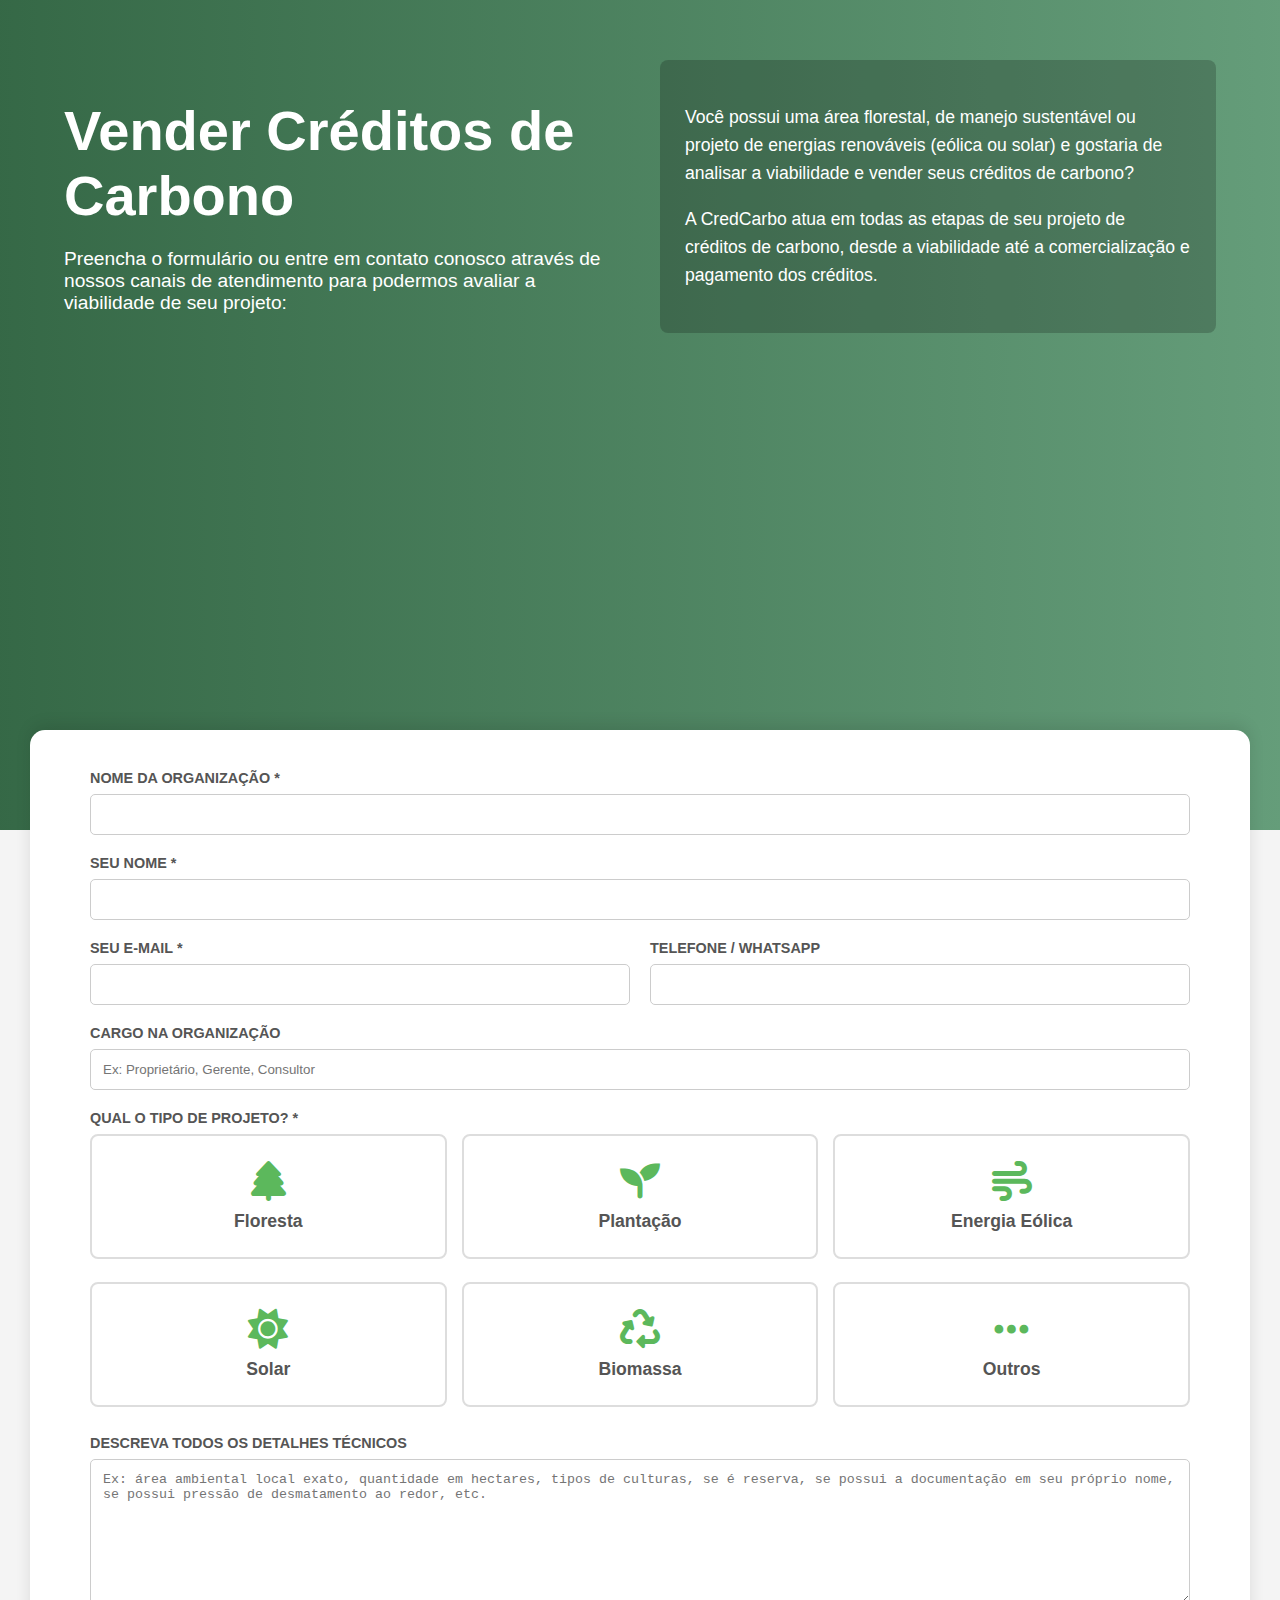
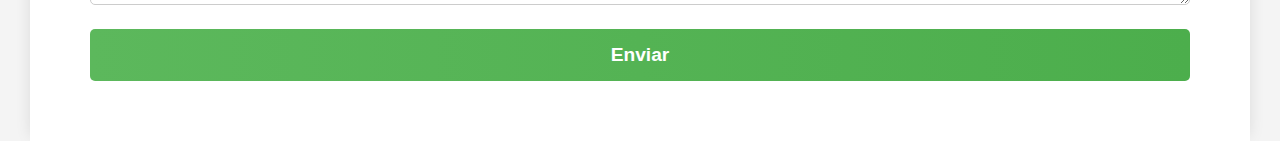
<file: index.html>
<!DOCTYPE html>
<html lang="pt-br">
<head>
    <meta charset="UTF-8">
    <meta name="viewport" content="width=device-width, initial-scale=1.0">
    <title>Vender Créditos de Carbono</title>
    <link rel="stylesheet" href="style.css">
    <link rel="stylesheet" href="https://cdnjs.cloudflare.com/ajax/libs/font-awesome/6.0.0-beta3/css/all.min.css">
</head>
<body>

    <main class="hero-section">
        <div class="hero-content">
            <div class="hero-text-left">
                <h1>Vender Créditos de Carbono</h1>
                <p>Preencha o formulário ou entre em contato conosco através de nossos canais de atendimento para podermos avaliar a viabilidade de seu projeto:</p>
            </div>
            <div class="hero-text-right">
                <p>Você possui uma área florestal, de manejo sustentável ou projeto de energias renováveis (eólica ou solar) e gostaria de analisar a viabilidade e vender seus créditos de carbono?</p>
                <p>A CredCarbo atua em todas as etapas de seu projeto de créditos de carbono, desde a viabilidade até a comercialização e pagamento dos créditos.</p>
            </div>
        </div>
        
        <div class="scroll-down-arrow">
            <i class="fas fa-arrow-down"></i>
        </div>
    </main>

    <section class="form-container">
        <form action="#" method="POST">
            
            <div class="form-group">
                <label for="organizacao">NOME DA ORGANIZAÇÃO *</label>
                <input type="text" id="organizacao" name="organizacao" required>
            </div>

            <div class="form-group">
                <label for="nome">SEU NOME *</label>
                <input type="text" id="nome" name="nome" required>
            </div>

            <div class="form-row">
                <div class="form-group">
                    <label for="email">SEU E-MAIL *</label>
                    <input type="email" id="email" name="email" required>
                </div>
                <div class="form-group">
                    <label for="telefone">TELEFONE / WHATSAPP</label>
                    <input type="text" id="telefone" name="telefone">
                </div>
            </div>

            <div class="form-group">
                <label for="cargo">CARGO NA ORGANIZAÇÃO</label>
                <input type="text" id="cargo" name="cargo" placeholder="Ex: Proprietário, Gerente, Consultor">
            </div>

            <div class="form-group">
                <label>QUAL O TIPO DE PROJETO? *</label>
                <div class="project-cards-container">

                    <label class="project-card">
                        <input type="checkbox" name="projeto" value="floresta">
                        <div class="card-content">
                            <i class="fas fa-tree"></i> <span>Floresta</span>
                        </div>
                    </label>
            
                    <label class="project-card">
                        <input type="checkbox" name="projeto" value="plantacao">
                        <div class="card-content">
                            <i class="fas fa-seedling"></i> <span>Plantação</span>
                        </div>
                    </label>

                    <label class="project-card">
                        <input type="checkbox" name="projeto" value="eolica">
                        <div class="card-content">
                            <i class="fas fa-wind"></i> <span>Energia Eólica</span>
                        </div>
                    </label>
            
                    <label class="project-card">
                        <input type="checkbox" name="projeto" value="solar">
                        <div class="card-content">
                            <i class="fas fa-sun"></i> <span>Solar</span>
                        </div>
                    </label>

                    <label class="project-card">
                        <input type="checkbox" name="projeto" value="biomassa">
                        <div class="card-content">
                            <i class="fas fa-recycle"></i> <span>Biomassa</span>
                        </div>
                    </label>
            
                    <label class="project-card">
                        <input type="checkbox" name="projeto" value="outros">
                        <div class="card-content">
                            <i class="fas fa-ellipsis-h"></i> <span>Outros</span>
                        </div>
                    </label>
            
                </div>
            </div>

            <div class="form-group">
                <label for="detalhes">DESCREVA TODOS OS DETALHES TÉCNICOS</label>
                <textarea id="detalhes" name="detalhes" rows="8" placeholder="Ex: área ambiental local exato, quantidade em hectares, tipos de culturas, se é reserva, se possui a documentação em seu próprio nome, se possui pressão de desmatamento ao redor, etc."></textarea>
            </div>

            <div class="form-group">
                <button type="submit" class="btn-submit">Enviar</button>
            </div>

        </form>
    </section>

</body>
</html>
</file>
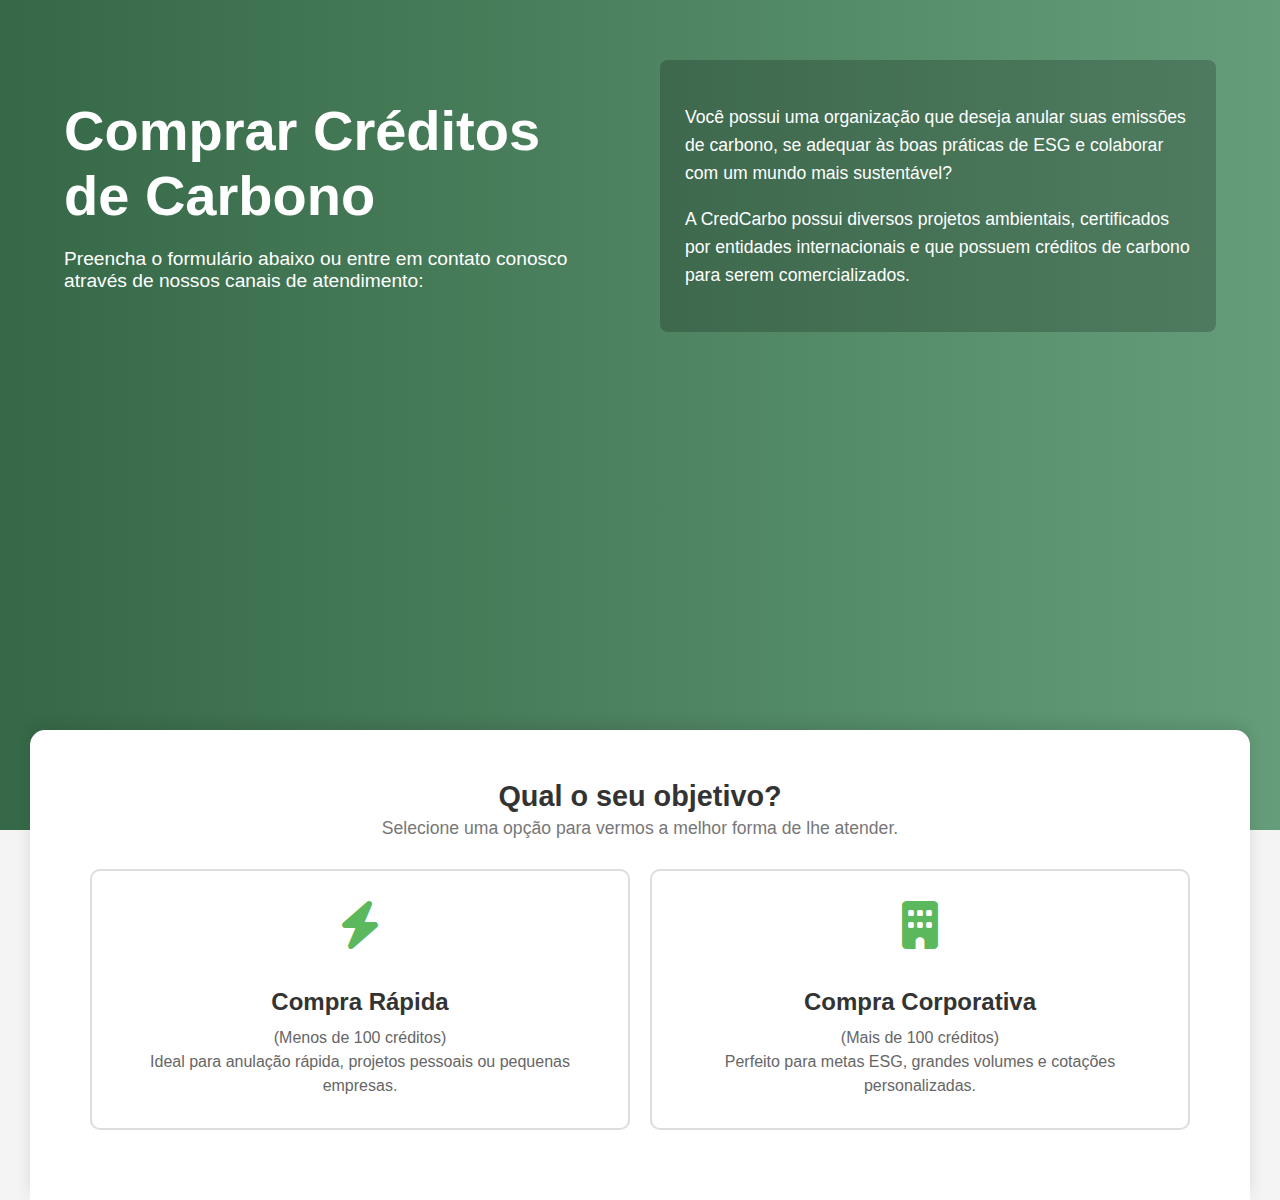
<file: compra.html>
<!DOCTYPE html>
<html lang="pt-br">
<head>
    <meta charset="UTF-8">
    <meta name="viewport" content="width=device-width, initial-scale=1.0">
    <title>Comprar Créditos de Carbono</title>
    <link rel="stylesheet" href="compra.css"> 
    <link rel="stylesheet" href="https://cdnjs.cloudflare.com/ajax/libs/font-awesome/6.0.0-beta3/css/all.min.css">
</head>
<body>

    <main class="hero-section">
        <div class="hero-content">
            <div class="hero-text-left">
                <h1>Comprar Créditos de Carbono</h1>
                <p>Preencha o formulário abaixo ou entre em contato conosco através de nossos canais de atendimento:</p>
            </div>
            <div class="hero-text-right">
                <p>Você possui uma organização que deseja anular suas emissões de carbono, se adequar às boas práticas de ESG e colaborar com um mundo mais sustentável?</p>
                <p>A CredCarbo possui diversos projetos ambientais, certificados por entidades internacionais e que possuem créditos de carbono para serem comercializados.</p>
            </div>
        </div>
        
        <div class="scroll-down-arrow">
            <i class="fas fa-arrow-down"></i>
        </div>
    </main>

    <section class="form-container">
        
        <h2 class="form-main-title">Qual o seu objetivo?</h2>
        <p class="form-sub-title">Selecione uma opção para vermos a melhor forma de lhe atender.</p>

        <div class="purchase-path-selector">
            
            <div class="path-card" id="btn-form-rapida" data-form-id="form-rapida">
                <i class="fas fa-bolt"></i>
                <h3>Compra Rápida</h3>
                <p>(Menos de 100 créditos)<br>Ideal para anulação rápida, projetos pessoais ou pequenas empresas.</p>
            </div>

            <div class="path-card" id="btn-form-corporativa" data-form-id="form-corporativa">
                <i class="fas fa-building"></i>
                <h3>Compra Corporativa</h3>
                <p>(Mais de 100 créditos)<br>Perfeito para metas ESG, grandes volumes e cotações personalizadas.</p>
            </div>

        </div>

        <div id="form-rapida" class="purchase-form">
            <form action="#" method="POST">
                <h3>Formulário de Compra Rápida</h3>
                
                <div class="form-group">
                    <label for="quantidade">QUANTIDADE (QUANTIDADE DE CRÉDITOS QUE DESEJA COMPRAR) *</label>
                    <input type="text" id="quantidade" name="quantidade" placeholder="Ex: 50" value="20" required>
                </div>
    
                <div class="form-group radio-group">
                    <input type="radio" id="opcao_brasil" name="opcao_credito" value="brasil_redd" checked>
                    <label for="opcao_brasil">
                        Brasil - REDD+ - Floresta R$ 53,80 cada
                        <i class="fas fa-info-circle"></i>
                    </label>
                </div>
    
                <div class="form-group">
                    <label for="nome_empresa_rapida">SEU NOME OU NOME DA EMPRESA *</label>
                    <input type="text" id="nome_empresa_rapida" name="nome_empresa_rapida" value="Maria Lima" required>
                </div>
    
                <div class="form-group">
                    <label for="cpf_cnpj">CPF OU CNPJ *</label>
                    <input type="text" id="cpf_cnpj" name="cpf_cnpj" value="123.456.789-00" required>
                </div>
    
                <div class="form-group">
                    <label for="email_rapida">E-MAIL *</label>
                    <input type="email" id="email_rapida" name="email_rapida" value="maria.lima@email.com" required>
                </div>
    
                <div class="form-group">
                    <label for="telefone_rapida">WHATSAPP OU TELEFONE *</label>
                    <input type="text" id="telefone_rapida" name="telefone_rapida" value="(11) 98765-4321" required>
                </div>
    
                <div class="form-group">
                   <button type="submit" class="btn-submit">
                        <span class="spinner"></span>
                        <span class="btn-text">Comprar</span>
                    </button>
                </div>
            </form>
        </div>

        <div id="form-corporativa" class="purchase-form">
            <form action="#" method="POST">
                <h3>Solicitação de Cotação Corporativa</h3>
                <p style="text-align: center; margin-top: -15px; margin-bottom: 20px;">Um de nossos especialistas entrará em contato.</p>

                <div class="form-group">
                    <label for="nome_corporativo">SEU NOME *</label>
                    <input type="text" id="nome_corporativo" name="nome_corporativo" value="João Santos" required>
                </div>
                
                <div class="form-group">
                    <label for="empresa_corporativa">NOME DA EMPRESA *</label>
                    <input type="text" id="empresa_corporativa" name="empresa_corporativa" value="Corporate Soluções Ltda" required>
                </div>

                <div class="form-group">
                    <label for="email_corporativo">E-MAIL CORPORATIVO *</label>
                    <input type="email" id="email_corporativo" name="email_corporativo" value="joao.santos@corporate.com" required>
                </div>
    
                <div class="form-group">
                    <label for="telefone_corporativo">TELEFONE / WHATSAPP *</label>
                    <input type="text" id="telefone_corporativo" name="telefone_corporativo" value="(11) 91234-5678" required>
                </div>

                <div class="form-group">
                    <label for="volume_desejado">VOLUME APROXIMADO DE CRÉDITOS *</label>
                    <input type="text" id="volume_desejado" name="volume_desejado" placeholder="Ex: 150, 1000, 5000+" value="1500" required>
                </div>
    
                <div class="form-group">
                    <button type="submit" class="btn-submit">
                        <span class="spinner"></span>
                        <span class="btn-text">Solicitar Cotação</span>
                    </button>
                </div>
            </form>
        </div>

    </section> 
    
    <div id="successModal" class="modal-overlay">
        <div class="modal-content">
            <span class="modal-close">&times;</span>
            <div class="modal-icon">
                <i class="fas fa-check-circle"></i>
            </div>
            <h2 id="modalTitle"></h2>
            <p id="modalMessage"></p>
            <button id="modalCloseBtn" class="btn-modal-close">Entendido</button>
        </div>
    </div>

    <script>
    document.addEventListener('DOMContentLoaded', function() {
        
        const cards = document.querySelectorAll('.path-card');
        const forms = document.querySelectorAll('.purchase-form');

        cards.forEach(card => {
            card.addEventListener('click', function() {
                const formId = this.dataset.formId;
                const targetForm = document.getElementById(formId);

                cards.forEach(c => c.classList.remove('active'));
                forms.forEach(f => f.classList.remove('active'));

                this.classList.add('active');
                if (targetForm) {
                    targetForm.classList.add('active');
                }
            });
        });

        const modalOverlay = document.getElementById('successModal');
        const modalTitle = document.getElementById('modalTitle');
        const modalMessage = document.getElementById('modalMessage');
        const modalCloseBtn = document.getElementById('modalCloseBtn');
        const modalCloseX = document.querySelector('.modal-close');

        const allForms = document.querySelectorAll('.purchase-form form');

        allForms.forEach(form => {
            form.addEventListener('submit', function(event) {
            
                event.preventDefault();

               
                const submitButton = form.querySelector('.btn-submit');
                const btnText = submitButton.querySelector('.btn-text');
                const originalBtnText = btnText.textContent; 
                
                btnText.textContent = 'Enviando...';
                submitButton.classList.add('btn-submit--loading');
                submitButton.disabled = true;

                setTimeout(function() {
                    
                    
                    const parentFormDiv = form.closest('.purchase-form');
                    
                    if (parentFormDiv.id === 'form-rapida') {
                        modalTitle.textContent = 'Compra Realizada!';
                        modalMessage.textContent = 'Obrigado! Você receberá a confirmação e seu certificado no e-mail informado.';
                    } else if (parentFormDiv.id === 'form-corporativa') {
                        modalTitle.textContent = 'Solicitação Enviada!';
                        modalMessage.textContent = 'Nossa equipe de especialistas recebeu seus dados e entrará em contato em breve.';
                    }

                   
                    btnText.textContent = originalBtnText;
                    submitButton.classList.remove('btn-submit--loading');
                    submitButton.disabled = false;
                    
                    modalOverlay.classList.add('show');

                
                }, 2000);
            });
        });

        function fecharModal() {
            modalOverlay.classList.remove('show');
        }

        modalCloseBtn.addEventListener('click', fecharModal); 
        modalCloseX.addEventListener('click', fecharModal);  

        modalOverlay.addEventListener('click', function(event) {
            if (event.target === modalOverlay) {
                fecharModal();
            }
        });

    });
</script>

</body>
</html>
</file>
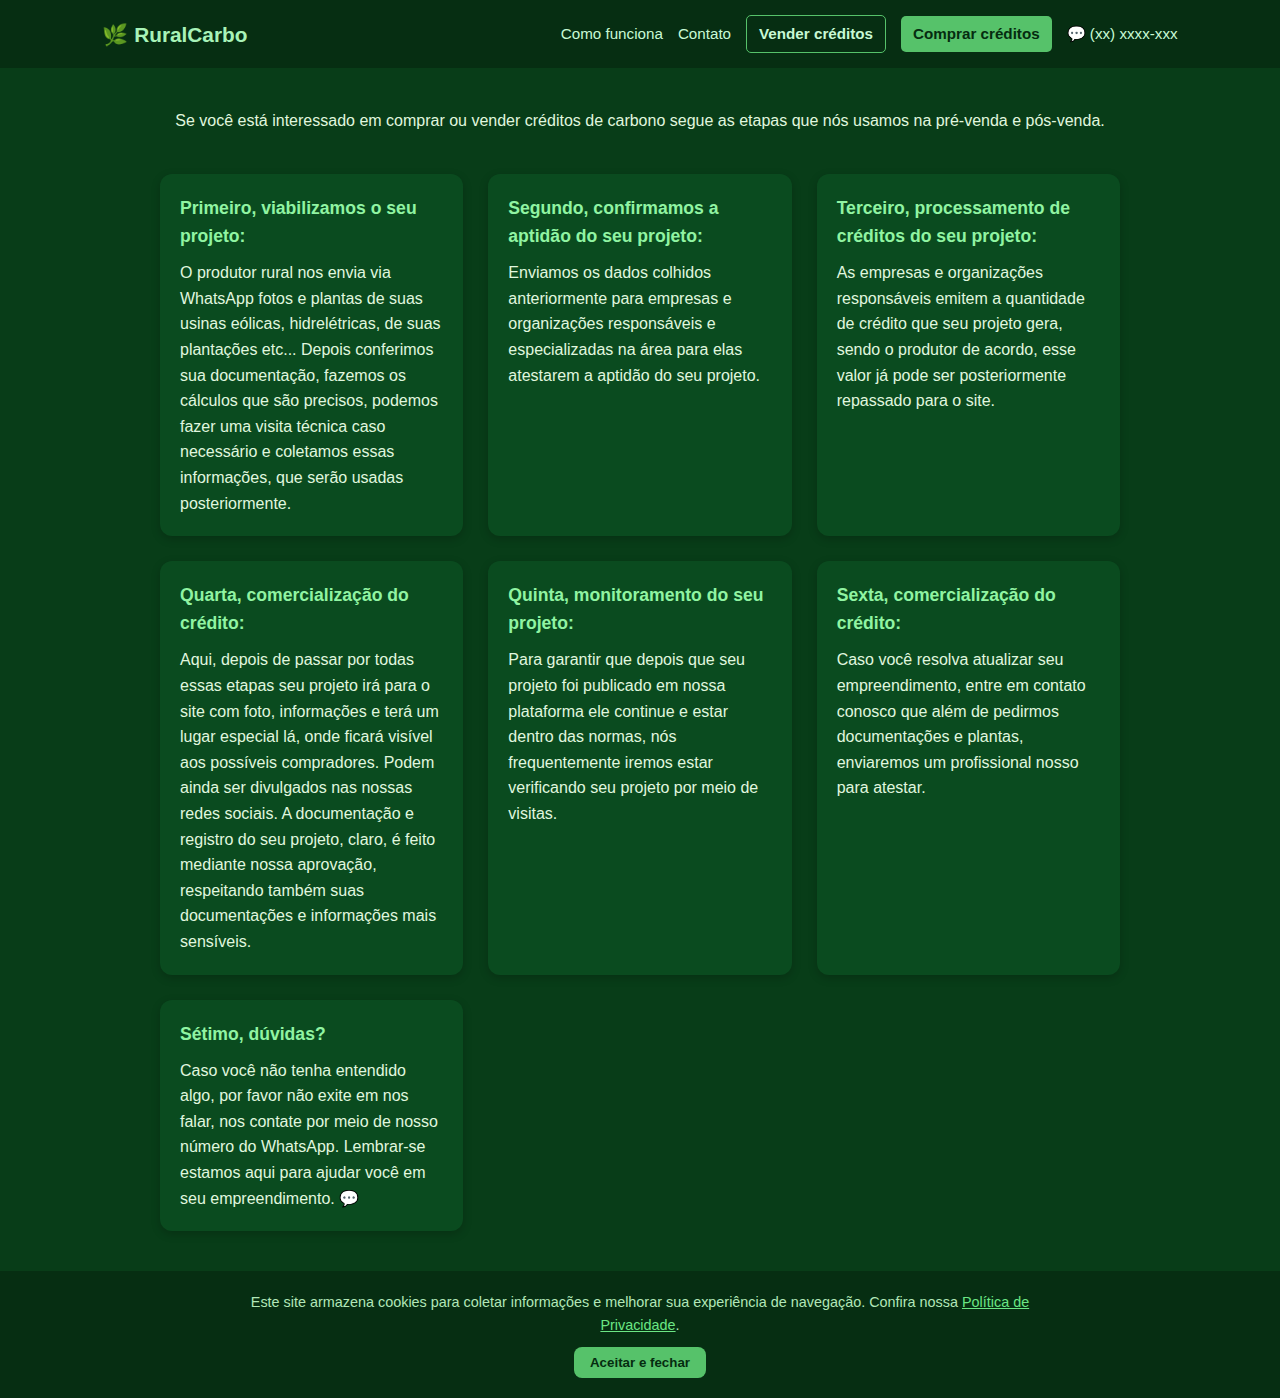
<file: rural.html>
<!DOCTYPE html>
<html lang="pt-BR">
<head>
  <meta charset="UTF-8">
  <meta name="viewport" content="width=device-width, initial-scale=1.0">
  <title>RuralCarbo - Vender Créditos</title>
  <link rel="stylesheet" href="rural.css">
</head>
<body>
  <header>
    <div class="logo">🌿 <span>RuralCarbo</span></div>
    <nav>
      <a href="#">Como funciona</a>
      <a href="#">Contato</a>
      <a href="#" class="btn btn-outline">Vender créditos</a>
      <a href="#" class="btn btn-solid">Comprar créditos</a>
      <a href="#" class="whatsapp">💬 (xx) xxxx-xxx</a>
    </nav>
  </header>

  <main>
    <section class="intro">
      <p>
        Se você está interessado em comprar ou vender créditos de carbono
        segue as etapas que nós usamos na pré-venda e pós-venda.
      </p>
    </section>

    <section class="steps">
      <div class="step">
        <h3>Primeiro, viabilizamos o seu projeto:</h3>
        <p>
          O produtor rural nos envia via WhatsApp fotos e plantas de suas usinas
          eólicas, hidrelétricas, de suas plantações etc...
          Depois conferimos sua documentação, fazemos os cálculos que são
          precisos, podemos fazer uma visita técnica caso necessário e coletamos
          essas informações, que serão usadas posteriormente.
        </p>
      </div>

      <div class="step">
        <h3>Segundo, confirmamos a aptidão do seu projeto:</h3>
        <p>
          Enviamos os dados colhidos anteriormente para empresas e organizações
          responsáveis e especializadas na área para elas atestarem a aptidão do seu projeto.
        </p>
      </div>

      <div class="step">
        <h3>Terceiro, processamento de créditos do seu projeto:</h3>
        <p>
          As empresas e organizações responsáveis emitem a quantidade de crédito
          que seu projeto gera, sendo o produtor de acordo, esse valor já pode ser
          posteriormente repassado para o site.
        </p>
      </div>

      <div class="step">
        <h3>Quarta, comercialização do crédito:</h3>
        <p>
          Aqui, depois de passar por todas essas etapas seu projeto irá para o site
          com foto, informações e terá um lugar especial lá, onde ficará visível aos possíveis compradores.
          Podem ainda ser divulgados nas nossas redes sociais. A documentação e registro
          do seu projeto, claro, é feito mediante nossa aprovação, respeitando também suas
          documentações e informações mais sensíveis.
        </p>
      </div>

      <div class="step">
        <h3>Quinta, monitoramento do seu projeto:</h3>
        <p>
          Para garantir que depois que seu projeto foi publicado em nossa plataforma ele continue
          e estar dentro das normas, nós frequentemente iremos estar verificando seu projeto por meio de visitas.
        </p>
      </div>

      <div class="step">
        <h3>Sexta, comercialização do crédito:</h3>
        <p>
          Caso você resolva atualizar seu empreendimento, entre em contato conosco
          que além de pedirmos documentações e plantas, enviaremos um profissional
          nosso para atestar.
        </p>
      </div>

      <div class="step">
        <h3>Sétimo, dúvidas?</h3>
        <p>
          Caso você não tenha entendido algo, por favor não exite em nos falar,
          nos contate por meio de nosso número do WhatsApp. Lembrar-se estamos aqui
          para ajudar você em seu empreendimento. 💬
        </p>
      </div>
    </section>
  </main>

  <footer>
    <p>
      Este site armazena cookies para coletar informações e melhorar sua experiência
      de navegação. Confira nossa <a href="#">Política de Privacidade</a>.
    </p>
    <button class="btn btn-accept">Aceitar e fechar</button>
  </footer>
</body>
</html>
</file>
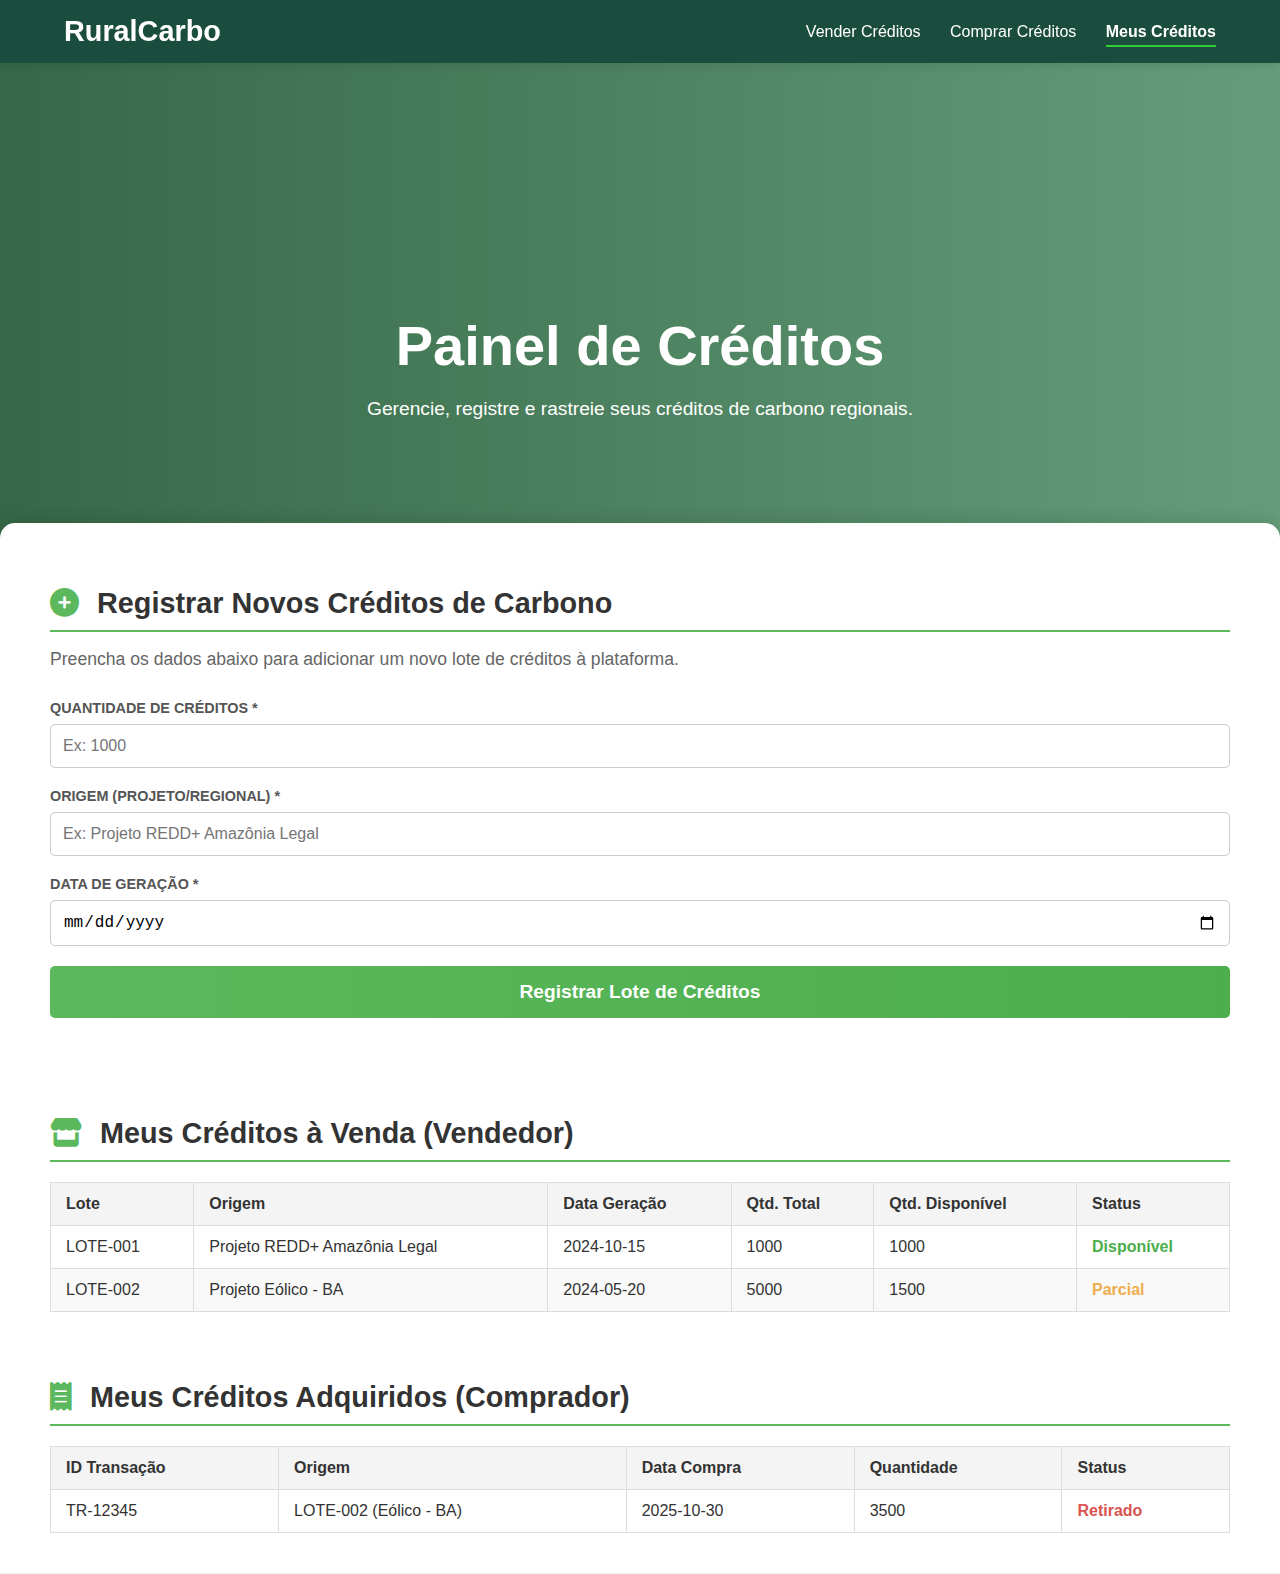
<file: saldo.html>
<!DOCTYPE html>
<html lang="pt-br">
<head>
    <meta charset="UTF-8">
    <meta name="viewport" content="width=device-width, initial-scale=1.0">
    <title>Meus Créditos - RuralCarbo</title>
    <link rel="stylesheet" href="aesthetic-saldo.css">
    <link rel="stylesheet" href="https://cdnjs.cloudflare.com/ajax/libs/font-awesome/6.0.0-beta3/css/all.min.css">
</head>
<body>

    <header class="navbar">
        <div class="container">
            <div class="logo">RuralCarbo</div>
            <nav class="nav-links">
                <a href="index.html">Vender Créditos</a>
                <a href="compra.html">Comprar Créditos</a>
                <a href="meus-creditos.html" class="active">Meus Créditos</a>
            </nav>
        </div>
    </header>

    <main class="hero-section">
        <div class="hero-content">
            <h1>Painel de Créditos</h1>
            <p>Gerencie, registre e rastreie seus créditos de carbono regionais.</p>
        </div>
    </main>

    <section class="content-container">

        <div class="form-wrapper" id="registro">
            <h2><i class="fas fa-plus-circle"></i> Registrar Novos Créditos de Carbono</h2>
            <p>Preencha os dados abaixo para adicionar um novo lote de créditos à plataforma.</p>
            
            <form action="#" method="POST">
                
                <div class="form-group">
                    <label for="qtd_creditos">QUANTIDADE DE CRÉDITOS *</label>
                    <input type="number" id="qtd_creditos" name="qtd_creditos" placeholder="Ex: 1000" required>
                </div>

                <div class="form-group">
                    <label for="origem">ORIGEM (PROJETO/REGIONAL) *</label>
                    <input type="text" id="origem" name="origem" placeholder="Ex: Projeto REDD+ Amazônia Legal" required>
                </div>

                <div class="form-group">
                    <label for="data_geracao">DATA DE GERAÇÃO *</label>
                    <input type="date" id="data_geracao" name="data_geracao" required>
                </div>
                
                <div class="form-group">
                    <button type="submit" class="btn-submit">Registrar Lote de Créditos</button>
                </div>
            </form>
        </div>

        <div class="dashboard-tables">
            
            <div class="table-wrapper">
                <h3><i class="fas fa-store"></i> Meus Créditos à Venda (Vendedor)</h3>
                <table>
                    <thead>
                        <tr>
                            <th>Lote</th>
                            <th>Origem</th>
                            <th>Data Geração</th>
                            <th>Qtd. Total</th>
                            <th>Qtd. Disponível</th>
                            <th>Status</th>
                        </tr>
                    </thead>
                    <tbody>
                        <tr>
                            <td>LOTE-001</td>
                            <td>Projeto REDD+ Amazônia Legal</td>
                            <td>2024-10-15</td>
                            <td>1000</td>
                            <td>1000</td>
                            <td><span class="status-disponivel">Disponível</span></td>
                        </tr>
                        <tr>
                            <td>LOTE-002</td>
                            <td>Projeto Eólico - BA</td>
                            <td>2024-05-20</td>
                            <td>5000</td>
                            <td>1500</td>
                            <td><span class="status-parcial">Parcial</span></td>
                        </tr>
                    </tbody>
                </table>
            </div>

            <div class="table-wrapper">
                <h3><i class="fas fa-receipt"></i> Meus Créditos Adquiridos (Comprador)</h3>
                <table>
                    <thead>
                        <tr>
                            <th>ID Transação</th>
                            <th>Origem</th>
                            <th>Data Compra</th>
                            <th>Quantidade</th>
                            <th>Status</th>
                        </tr>
                    </thead>
                    <tbody>
                        <tr>
                            <td>TR-12345</td>
                            <td>LOTE-002 (Eólico - BA)</td>
                            <td>2025-10-30</td>
                            <td>3500</td>
                            <td><span class="status-retirado">Retirado</span></td>
                        </tr>
                    </tbody>
                </table>
            </div>

        </div>

    </section>

</body>
</html>
</file>
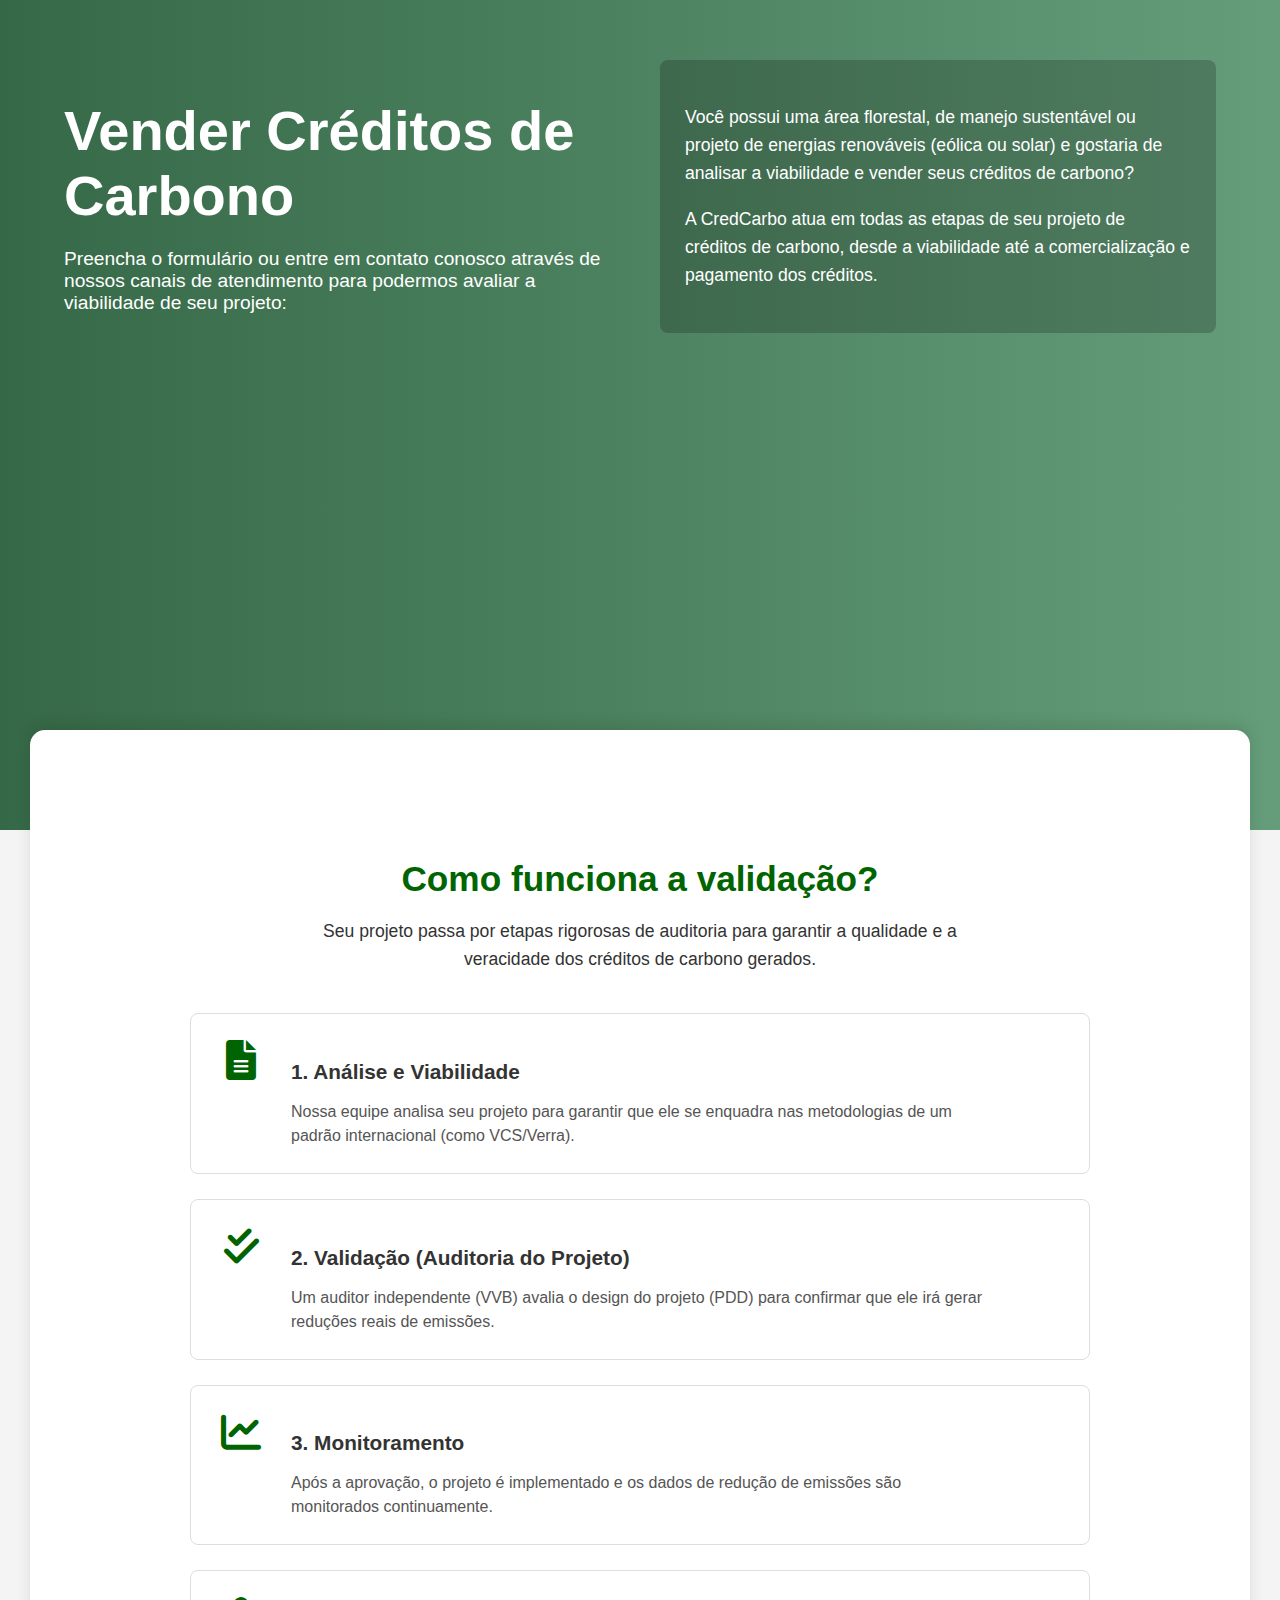
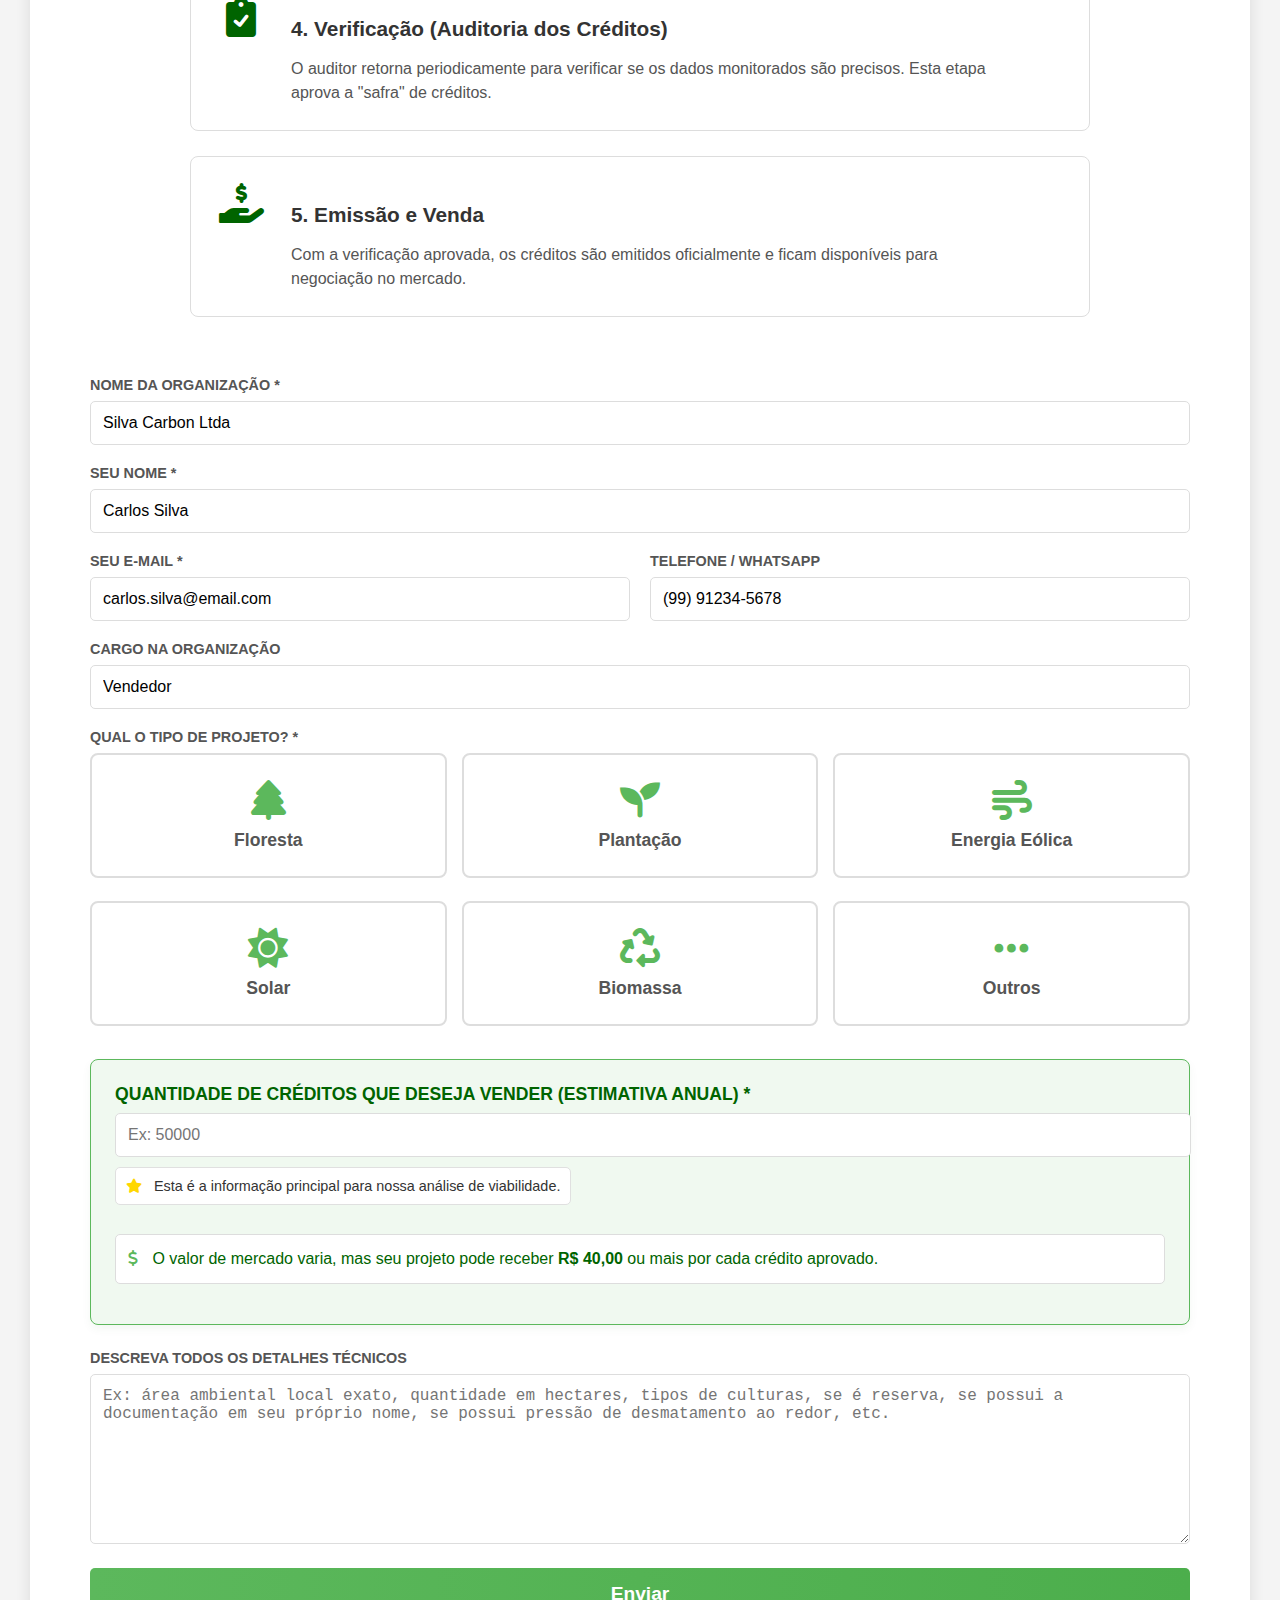
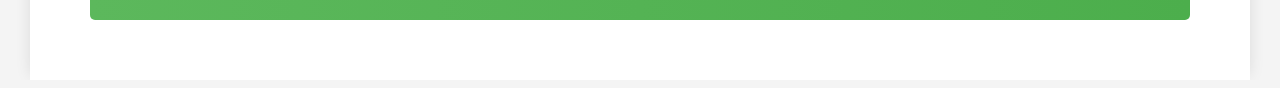
<file: vender.html>
<!DOCTYPE html>
<html lang="pt-br">
<head>
    <meta charset="UTF-8">
    <meta name="viewport" content="width=device-width, initial-scale=1.0">
    <title>Vender Créditos de Carbono</title>
    <link rel="stylesheet" href="vender.css">
    <link rel="stylesheet" href="https://cdnjs.cloudflare.com/ajax/libs/font-awesome/6.0.0-beta3/css/all.min.css">
</head>
<body>

    <main class="hero-section">
        <div class="hero-content">
            <div class="hero-text-left">
                <h1>Vender Créditos de Carbono</h1>
                <p>Preencha o formulário ou entre em contato conosco através de nossos canais de atendimento para podermos avaliar a viabilidade de seu projeto:</p>
            </div>
            <div class="hero-text-right">
                <p>Você possui uma área florestal, de manejo sustentável ou projeto de energias renováveis (eólica ou solar) e gostaria de analisar a viabilidade e vender seus créditos de carbono?</p>
                <p>A CredCarbo atua em todas as etapas de seu projeto de créditos de carbono, desde a viabilidade até a comercialização e pagamento dos créditos.</p>
            </div>
        </div>
        
        <div class="scroll-down-arrow">
            <i class="fas fa-arrow-down"></i>
        </div>
    </main>

    <section class="form-container">
        
        <section class="validation-process">
            <div class="container">
                <h2>Como funciona a validação?</h2>
                <p>Seu projeto passa por etapas rigorosas de auditoria para garantir a qualidade e a veracidade dos créditos de carbono gerados.</p>
                
                <div class="steps-container">
                    
                    <div class="step-card">
                        <div class="step-icon">
                            <i class="fas fa-file-alt"></i>
                        </div>
                        <div class="step-text">
                            <h3>1. Análise e Viabilidade</h3>
                            <p>Nossa equipe analisa seu projeto para garantir que ele se enquadra nas metodologias de um padrão internacional (como VCS/Verra).</p>
                        </div>
                    </div>

                    <div class="step-card">
                        <div class="step-icon">
                            <i class="fas fa-check-double"></i>
                        </div>
                        <div class="step-text">
                            <h3>2. Validação (Auditoria do Projeto)</h3>
                            <p>Um auditor independente (VVB) avalia o design do projeto (PDD) para confirmar que ele irá gerar reduções reais de emissões.</p>
                        </div>
                    </div>

                    <div class="step-card">
                        <div class="step-icon">
                            <i class="fas fa-chart-line"></i>
                        </div>
                        <div class="step-text">
                            <h3>3. Monitoramento</h3>
                            <p>Após a aprovação, o projeto é implementado e os dados de redução de emissões são monitorados continuamente.</p>
                        </div>
                    </div>

                    <div class="step-card">
                        <div class="step-icon">
                            <i class="fas fa-clipboard-check"></i>
                        </div>
                        <div class="step-text">
                            <h3>4. Verificação (Auditoria dos Créditos)</h3>
                            <p>O auditor retorna periodicamente para verificar se os dados monitorados são precisos. Esta etapa aprova a "safra" de créditos.</p>
                        </div>
                    </div>

                    <div class="step-card">
                        <div class="step-icon">
                            <i class="fas fa-hand-holding-usd"></i>
                        </div>
                        <div class="step-text">
                            <h3>5. Emissão e Venda</h3>
                            <p>Com a verificação aprovada, os créditos são emitidos oficialmente e ficam disponíveis para negociação no mercado.</p>
                        </div>
                    </div>

                </div>
            </div>
        </section>

        <form action="#" method="POST">
            
            <div class="form-group">
                <label for="organizacao">NOME DA ORGANIZAÇÃO *</label>
                <input type="text" id="organizacao" name="organizacao" value="Silva Carbon Ltda" required>
            </div>

            <div class="form-group">
                <label for="nome">SEU NOME *</label>
                <input type="text" id="nome" name="nome" value="Carlos Silva" required>
            </div>

            <div class="form-row">
                <div class="form-group">
                    <label for="email">SEU E-MAIL *</label>
                    <input type="email" id="email" name="email" value="carlos.silva@email.com" required>
                </div>
                <div class="form-group">
                    <label for="telefone">TELEFONE / WHATSAPP</label>
                    <input type="text" id="telefone" name="telefone" value="(99) 91234-5678">
                </div>
            </div>

            <div class="form-group">
                <label for="cargo">CARGO NA ORGANIZAÇÃO</label>
                <input type="text" id="cargo" name="cargo" value="Vendedor" placeholder="Ex: Proprietário, Gerente, Consultor">
            </div>

            <div class="form-group">
                <label>QUAL O TIPO DE PROJETO? *</label>
                <div class="project-cards-container">

                    <label class="project-card">
                        <input type="checkbox" name="projeto" value="floresta">
                        <div class="card-content">
                            <i class="fas fa-tree"></i> <span>Floresta</span>
                        </div>
                    </label>
            
                    <label class="project-card">
                        <input type="checkbox" name="projeto" value="plantacao">
                        <div class="card-content">
                            <i class="fas fa-seedling"></i> <span>Plantação</span>
                        </div>
                    </label>

                    <label class="project-card">
                        <input type="checkbox" name="projeto" value="eolica">
                        <div class="card-content">
                            <i class="fas fa-wind"></i> <span>Energia Eólica</span>
                        </div>
                    </label>
            
                    <label class="project-card">
                        <input type="checkbox" name="projeto" value="solar">
                        <div class="card-content">
                            <i class="fas fa-sun"></i> <span>Solar</span>
                        </div>
                    </label>

                    <label class="project-card">
                        <input type="checkbox" name="projeto" value="biomassa">
                        <div class="card-content">
                            <i class="fas fa-recycle"></i> <span>Biomassa</span>
                        </div>
                    </label>
            
                    <label class="project-card">
                        <input type="checkbox" name="projeto" value="outros">
                        <div class="card-content">
                            <i class="fas fa-ellipsis-h"></i> <span>Outros</span>
                        </div>
                    </label>
            
                </div>
            </div>
            
           <div class="form-group-highlight">
                <div class="form-group">
                    <label for="quantidade_creditos">QUANTIDADE DE CRÉDITOS QUE DESEJA VENDER (ESTIMATIVA ANUAL) *</label>
                    <input type="number" id="quantidade_creditos" name="quantidade_creditos" placeholder="Ex: 50000" min="1" required>
                    
                    <p class="helper-text">
                        <i class="fas fa-star" style="color: #FFD700;"></i> 
                        Esta é a informação principal para nossa análise de viabilidade.
                    </p>

                    <p class="price-info-text">
                        <i class="fas fa-dollar-sign"></i> O valor de mercado varia, mas seu projeto pode receber <strong>R$ 40,00</strong> ou mais por cada crédito aprovado.
                    </p>
                </div>
            </div>
            <div class="form-group">
                <label for="detalhes">DESCREVA TODOS OS DETALHES TÉCNICOS</label>
                <textarea id="detalhes" name="detalhes" rows="8" placeholder="Ex: área ambiental local exato, quantidade em hectares, tipos de culturas, se é reserva, se possui a documentação em seu próprio nome, se possui pressão de desmatamento ao redor, etc."></textarea>
            </div>

            <div class="form-group">
                <button type="submit" class="btn-submit">
                    <span class="spinner"></span>
                    <span class="btn-text">Enviar</span>
                </button>
            </div>

        </form>
    </section>
    <div id="analiseModal" class="modal-overlay">
        <div class="modal-content">
            <span class="modal-close">&times;</span>
            <div class="modal-icon">
                <i class="fas fa-hourglass-half"></i>
            </div>
            <h2>Sua venda está em análise</h2>
            <p>Recebemos seus dados. Nossa equipe entrará em contato em breve para os próximos passos.</p>
            <button id="modalCloseBtn" class="btn-modal-close">Entendido</button>
        </div>
    </div>

    <script>
        // Pega todos os elementos que vamos usar
        const form = document.querySelector('form');
        const submitButton = document.querySelector('.btn-submit');
        const btnText = submitButton.querySelector('.btn-text');
        
        const modalOverlay = document.getElementById('analiseModal');
        const modalCloseBtn = document.getElementById('modalCloseBtn');
        const modalCloseX = document.querySelector('.modal-close');

        // 1. Ouve o evento de "submit" (envio) do formulário
        form.addEventListener('submit', function(event) {
            
            // Previne que a página recarregue
            event.preventDefault();

            // --- Inicia a Animação do Botão ---
            btnText.textContent = 'Enviando...'; // Muda o texto
            submitButton.classList.add('btn-submit--loading'); // Adiciona a classe do spinner
            submitButton.disabled = true; // Desabilita o botão

            // --- Simula o tempo de envio (ex: 2.5 segundos) ---
            // (Aqui você futuramente colocaria o código de envio real)
            setTimeout(function() {
                
                // --- Para a Animação do Botão ---
                btnText.textContent = 'Enviar'; // Restaura o texto original
                submitButton.classList.remove('btn-submit--loading'); // Remove a classe
                submitButton.disabled = false; // Reabilita o botão
                
                // --- Mostra o Modal (a "janelinha") ---
                modalOverlay.classList.add('show');

                // Opcional: Limpa os campos do formulário após o envio
                form.reset();

            }, 2500); // 2.5 segundos de espera
        });

        // 2. Função para fechar o modal
        function fecharModal() {
            modalOverlay.classList.remove('show');
        }

        // 3. Adiciona eventos de clique para fechar o modal
        modalCloseBtn.addEventListener('click', fecharModal); // No botão "Entendido"
        modalCloseX.addEventListener('click', fecharModal);   // No "X"

        // 4. Opcional: Fechar ao clicar fora da janelinha (no fundo cinza)
        modalOverlay.addEventListener('click', function(event) {
            // Se o clique foi no próprio fundo (overlay)
            if (event.target === modalOverlay) {
                fecharModal();
            }
        });
    </script>

</body>
</html>
</file>
<file: style.css>
/* Configurações Globais */
body {
    font-family: Arial, sans-serif;
    margin: 0;
    padding: 0;
    background-color: #f4f4f4;
    color: #333;
}

/* O BLOCO DE CSS DO .navbar FOI REMOVIDO */

/* ======== SEÇÃO PRINCIPAL (HERO) ======== */
.hero-section {
    position: relative;
    min-height: 80vh;
    background-image: linear-gradient(to right, rgba(20, 80, 40, 0.85), rgba(40, 120, 70, 0.7)), url('https://via.placeholder.com/1500x800.png?text=Fundo+Natureza');
    background-size: cover;
    background-position: center;
    /* Padding do topo foi reduzido de 120px para 60px */
    padding: 60px 5% 50px 5%; 
    color: white;
}

.hero-content {
    display: grid;
    grid-template-columns: 1fr 1fr;
    gap: 40px;
    max-width: 1200px;
    margin: 0 auto;
}

.hero-text-left h1 {
    font-size: 3.5rem;
    margin-bottom: 20px;
}

.hero-text-left p {
    font-size: 1.2rem;
}

.hero-text-right {
    background-color: rgba(0, 0, 0, 0.2);
    padding: 25px;
    border-radius: 8px;
    font-size: 1.1rem;
    line-height: 1.6;
}

.scroll-down-arrow {
    position: absolute;
    bottom: 30px;
    left: 50%;
    transform: translateX(-50%);
    width: 40px;
    height: 40px;
    background-color: white;
    border-radius: 50%;
    display: flex;
    justify-content: center;
    align-items: center;
    color: #5cb85c;
    font-size: 20px;
    z-index: 5;
}

/* ======== SEÇÃO DO FORMULÁRIO ======== */
.form-container {
    background-color: white;
    max-width: 1100px;
    margin: 0 auto;
    padding: 40px 60px;
    border-radius: 15px 15px 0 0;
    box-shadow: 0 -5px 15px rgba(0, 0, 0, 0.1);
    margin-top: -100px; 
    position: relative;
    z-index: 9;
}

.form-group {
    margin-bottom: 20px;
}

.form-group label {
    display: block;
    font-weight: bold;
    font-size: 0.9rem;
    color: #555;
    margin-bottom: 8px;
}

.form-group input[type="text"],
.form-group input[type="email"],
.form-group textarea {
    width: 100%;
    padding: 12px;
    border: 1px solid #ccc;
    border-radius: 5px;
    box-sizing: border-box;
}

.form-row {
    display: flex;
    gap: 20px;
}

.form-row .form-group {
    flex: 1;
}

/* Botão de Envio */
.btn-submit {
    width: 100%;
    padding: 15px;
    font-size: 1.2rem;
    font-weight: bold;
    color: white;
    background: linear-gradient(to right, #5cb85c, #4cae4c);
    border: none;
    border-radius: 5px;
    cursor: pointer;
    transition: background 0.3s ease;
}

.btn-submit:hover {
    background: linear-gradient(to right, #4cae4c, #5cb85c);
}

/* =====================================================
   == NOVOS ESTILOS PARA OS CARDS DE PROJETO (VENDER) ==
   =====================================================
*/

.project-cards-container {
    display: grid;
    grid-template-columns: repeat(3, 1fr); 
    gap: 15px;
}

.project-card input[type="checkbox"] {
    display: none;
}

.project-card .card-content {
    border: 2px solid #ddd;
    border-radius: 8px;
    padding: 25px 15px;
    text-align: center;
    cursor: pointer;
    transition: all 0.3s ease;
}

.project-card .card-content i {
    font-size: 2.5rem;
    color: #5cb85c;
    margin-bottom: 10px;
    display: block;
}

.project-card .card-content span {
    font-size: 1.1rem;
    font-weight: bold;
    color: #555;
}

.project-card .card-content:hover {
    border-color: #5cb85c;
    background-color: #f9fef9;
}

.project-card input[type="checkbox"]:checked ~ .card-content {
    border-color: #4cae4c;
    background-color: #5cb85c;
}

.project-card input[type="checkbox"]:checked ~ .card-content i,
.project-card input[type="checkbox"]:checked ~ .card-content span {
    color: #ffffff;
}

@media (max-width: 768px) {
    .project-cards-container {
        grid-template-columns: repeat(2, 1fr);
    }
}
</file>
<file: compra.css>
body {
    font-family: Arial, sans-serif;
    margin: 0;
    padding: 0;
    background-color: #f4f4f4;
    color: #333;
}

.hero-section {
    position: relative;
    min-height: 80vh;
    background-image: linear-gradient(to right, rgba(20, 80, 40, 0.85), rgba(40, 120, 70, 0.7)), url('https://via.placeholder.com/1500x800.png?text=Fundo+Natureza');
    background-size: cover;
    background-position: center;

    padding: 60px 5% 50px 5%;
    color: white;
}

.hero-content {
    display: grid;
    grid-template-columns: 1fr 1fr;
    gap: 40px;
    max-width: 1200px;
    margin: 0 auto;
}

.hero-text-left h1 {
    font-size: 3.5rem;
    margin-bottom: 20px;
}

.hero-text-left p {
    font-size: 1.2rem;
}

.hero-text-right {
    background-color: rgba(0, 0, 0, 0.2);
    padding: 25px;
    border-radius: 8px;
    font-size: 1.1rem;
    line-height: 1.6;
}

.scroll-down-arrow {
    position: absolute;
    bottom: 30px;
    left: 50%;
    transform: translateX(-50%);
    width: 40px;
    height: 40px;
    background-color: white;
    border-radius: 50%;
    display: flex;
    justify-content: center;
    align: center;
    color: #5cb85c;
    font-size: 20px;
    z-index: 5;
}

.form-container {
    background-color: white;
    max-width: 1100px;
    margin: 0 auto;
    padding: 40px 60px;
    border-radius: 15px 15px 0 0;
    box-shadow: 0 -5px 15px rgba(0, 0, 0, 0.1);
    margin-top: -100px; 
    position: relative;
    z-index: 9;
}

.form-group {
    margin-bottom: 20px;
}

.form-group label {
    display: block;
    font-weight: bold;
    font-size: 0.9rem;
    color: #555;
    margin-bottom: 8px;
}

.form-group input[type="text"],
.form-group input[type="email"],
.form-group textarea {
    width: 100%;
    padding: 12px;
    border: 1px solid #ccc;
    border-radius: 5px;
    box-sizing: border-box;
}

.btn-submit {
    width: 100%;
    padding: 15px;
    font-size: 1.2rem;
    font-weight: bold;
    color: white;
    background: linear-gradient(to right, #5cb85c, #4cae4c);
    border: none;
    border-radius: 5px;
    cursor: pointer;
    transition: background 0.3s ease;
}

.btn-submit:hover {
    background: linear-gradient(to right, #4cae4c, #5cb85c);
}

.form-main-title {
    text-align: center;
    font-size: 1.8rem;
    color: #333;
    margin-top: 10px;
    margin-bottom: 5px;
}

.form-sub-title {
    text-align: center;
    font-size: 1.1rem;
    color: #777;
    margin-top: 0;
    margin-bottom: 30px;
}

.purchase-path-selector {
    display: grid;
    grid-template-columns: 1fr 1fr; 
    gap: 20px;
    margin-bottom: 30px;
}

.path-card {
    border: 2px solid #ddd;
    border-radius: 10px;
    padding: 30px 25px;
    text-align: center;
    cursor: pointer;
    transition: all 0.3s ease;
}

.path-card i {
    font-size: 3rem;
    color: #5cb85c;
    margin-bottom: 15px;
}

.path-card h3 {
    font-size: 1.5rem;
    color: #333;
    margin-bottom: 10px;
}

.path-card p {
    font-size: 1rem;
    color: #666;
    line-height: 1.5;
    margin: 0;
}

.path-card:hover {
    border-color: #5cb85c;
    background-color: #f9fef9;
    transform: translateY(-5px);
}

.path-card.active {
    border-color: #4cae4c;
    background-color: #f0f9f0;
    box-shadow: 0 4px 12px rgba(0, 0, 0, 0.05);
}

.path-card.active i,
.path-card.active h3 {
    color: #4cae4c;
}

.purchase-form {
    display: none;
    margin-top: 20px;
    border-top: 1px solid #eee;
    padding-top: 30px;
}

.purchase-form.active {
    display: block;
}

.purchase-form h3 {
    text-align: center;
    font-size: 1.6rem;
    color: #333;
    margin-bottom: 25px;
}

.radio-group {
    border: 1px solid #eee;
    padding: 15px;
    border-radius: 5px;
}

.radio-group label {
    font-weight: normal;
    font-size: 1rem;
    color: #333;
    display: flex;
    align-items: center;
    gap: 10px;
    margin: 0;
}

.radio-group input[type="radio"] {
    width: 18px;
    height: 18px;
}

.radio-group label i {
    color: #5cb85c;
    font-size: 1.1rem;
    cursor: pointer;
}

@media (max-width: 768px) {
    .purchase-path-selector {
        grid-template-columns: 1fr;
    }
}


.btn-submit {
    position: relative; 
}

.btn-submit .spinner {
    display: none; 
    width: 20px;
    height: 20px;
    border: 3px solid rgba(255, 255, 255, 0.3);
    border-radius: 50%;
    border-top-color: #fff;
    animation: spin 1s ease-in-out infinite;
    margin-right: 10px;
    vertical-align: middle; 
}


.btn-submit--loading .spinner {
    display: inline-block;
}
.btn-submit--loading .btn-text {
    vertical-align: middle;
}


.btn-submit:disabled {
    
    background: linear-gradient(to right, #888, #777);
    cursor: not-allowed;
}

@keyframes spin {
    to { transform: rotate(360deg); }
}



.modal-overlay {
    display: none; 
    position: fixed; 
    top: 0;
    left: 0;
    width: 100%;
    height: 100%;
    background-color: rgba(0, 0, 0, 0.6);
    z-index: 1000;
    justify-content: center;
    align-items: center;
}

.modal-overlay.show {
    display: flex; 
}

.modal-content {
    background-color: white;
    padding: 40px;
    border-radius: 10px;
    box-shadow: 0 5px 20px rgba(0, 0, 0, 0.2);
    text-align: center;
    max-width: 500px;
    width: 90%;
    position: relative;
    animation: fadeIn 0.3s ease-out;
}

@keyframes fadeIn {
    from { opacity: 0; transform: scale(0.9); }
    to { opacity: 1; transform: scale(1); }
}

.modal-icon {
    font-size: 3.5rem;
    color: #5cb85c;
    margin-bottom: 20px;
}

.modal-content h2 {
    font-size: 1.8rem;
    color: #333;
    margin-bottom: 15px;
}

.modal-content p {
    font-size: 1.1rem;
    color: #555;
    margin-bottom: 30px;
}

.modal-close {
    position: absolute;
    top: 15px;
    right: 20px;
    font-size: 2rem;
    color: #aaa;
    cursor: pointer;
    transition: color 0.2s;
}
.modal-close:hover {
    color: #333;
}

.btn-modal-close {
    padding: 12px 30px;
    font-size: 1.1rem;
    font-weight: bold;
    color: white;
    background: linear-gradient(to right, #5cb85c, #4cae4c);
    border: none;
    border-radius: 5px;
    cursor: pointer;
    transition: background 0.3s ease;
}
.btn-modal-close:hover {
    background: linear-gradient(to right, #4cae4c, #5cb85c);
}
</file>
<file: aesthetic-saldo.css>
/* Configurações Globais (similar ao style.css) */
body {
    font-family: Arial, sans-serif;
    margin: 0;
    padding: 0;
    background-color: #f4f4f4;
    color: #333;
}

.container {
    max-width: 1200px;
    margin: 0 auto;
    padding: 0 5%;
}

/* ======== 1. NOVO CABEÇALHO ======== */
.navbar {
    background-color: #1b4d3e; /* Verde escuro (do landing.css) */
    color: white;
    padding: 15px 0;
    position: sticky; /* Fica fixo no topo */
    top: 0;
    z-index: 100;
    box-shadow: 0 2px 10px rgba(0, 0, 0, 0.1);
}

.navbar .container {
    display: flex;
    justify-content: space-between;
    align-items: center;
}

.logo {
    font-size: 1.8rem;
    font-weight: bold;
}

.nav-links a {
    color: white;
    text-decoration: none;
    margin-left: 25px;
    font-weight: 500;
    padding-bottom: 5px;
    border-bottom: 2px solid transparent;
    transition: all 0.3s ease;
}

.nav-links a:hover {
    border-bottom-color: #32cd32; /* Verde limão (do landing.css) */
}

.nav-links a.active {
    border-bottom-color: #32cd32;
    font-weight: bold;
}


/* ======== 2. SEÇÃO HERO (Reaproveitado do style.css) ======== */
.hero-section {
    position: relative;
    min-height: 50vh; /* Menor que as outras páginas */
    background-image: linear-gradient(to right, rgba(20, 80, 40, 0.85), rgba(40, 120, 70, 0.7)), url('https://via.placeholder.com/1500x800.png?text=Fundo+Natureza');
    background-size: cover;
    background-position: center;
    padding: 60px 5% 50px 5%; 
    color: white;
    display: flex;
    align-items: center; /* Centraliza o conteúdo */
    justify-content: center;
    text-align: center;
}

.hero-content h1 {
    font-size: 3.5rem;
    margin-bottom: 20px;
}

.hero-content p {
    font-size: 1.2rem;
    max-width: 600px;
    margin: 0 auto;
}

/* ======== 3. CONTAINER DE CONTEÚDO (Formulário e Tabelas) ======== */
.content-container {
    background-color: white;
    max-width: 1200px; /* Mais largo para comportar as tabelas */
    margin: 0 auto;
    padding: 40px 50px;
    border-radius: 15px 15px 0 0;
    box-shadow: 0 -5px 15px rgba(0, 0, 0, 0.1);
    margin-top: -100px; /* Efeito de sobreposição */
    position: relative;
    z-index: 9;
    
    /* Layout */
    display: flex;
    flex-direction: column;
    gap: 50px; /* Espaço entre o formulário e as tabelas */
}

.form-wrapper h2,
.table-wrapper h3 {
    font-size: 1.8rem;
    color: #333;
    margin-bottom: 10px;
    border-bottom: 2px solid #5cb85c;
    padding-bottom: 10px;
}

.form-wrapper h2 i,
.table-wrapper h3 i {
    margin-right: 10px;
    color: #5cb85c;
}

.form-wrapper p {
    font-size: 1.1rem;
    color: #666;
    margin-bottom: 30px;
}

/* ======== 4. ESTILOS DE FORMULÁRIO (Reaproveitado do style.css) ======== */
.form-group {
    margin-bottom: 20px;
}

.form-group label {
    display: block;
    font-weight: bold;
    font-size: 0.9rem;
    color: #555;
    margin-bottom: 8px;
}

.form-group input[type="text"],
.form-group input[type="email"],
.form-group input[type="number"],
.form-group input[type="date"],
.form-group textarea {
    width: 100%;
    padding: 12px;
    border: 1px solid #ccc;
    border-radius: 5px;
    box-sizing: border-box; /* Garante que o padding não afete a largura */
    font-size: 1rem;
}

.btn-submit {
    width: 100%;
    padding: 15px;
    font-size: 1.2rem;
    font-weight: bold;
    color: white;
    background: linear-gradient(to right, #5cb85c, #4cae4c);
    border: none;
    border-radius: 5px;
    cursor: pointer;
    transition: background 0.3s ease;
}

.btn-submit:hover {
    background: linear-gradient(to right, #4cae4c, #5cb85c);
}


/* ======== 5. NOVOS ESTILOS DE TABELA ======== */
.dashboard-tables {
    display: flex;
    flex-direction: column;
    gap: 40px; /* Espaço entre as duas tabelas */
}

.table-wrapper {
    width: 100%;
}

table {
    width: 100%;
    border-collapse: collapse; /* Tira bordas duplas */
    margin-top: 20px;
}

table th,
table td {
    padding: 12px 15px;
    border: 1px solid #ddd;
    text-align: left;
}

table th {
    background-color: #f4f4f4;
    font-weight: bold;
    color: #333;
}

table tbody tr:nth-of-type(even) {
    background-color: #f9f9f9; /* Linhas alternadas */
}

table tbody tr:hover {
    background-color: #f0f9f0; /* Hover verde claro */
}

/* Estilos de Status (exemplo) */
.status-disponivel {
    color: #4cae4c;
    font-weight: bold;
}
.status-parcial {
    color: #f0ad4e; /* Laranja */
    font-weight: bold;
}
.status-retirado {
    color: #d9534f; /* Vermelho */
    font-weight: bold;
}
</file>
<file: vender.css>
/* Configurações Globais */
body {
    font-family: Arial, sans-serif;
    margin: 0;
    padding: 0;
    background-color: #f4f4f4;
    color: #333;
}

/* O BLOCO DE CSS DO .navbar FOI REMOVIDO */

/* ======== SEÇÃO PRINCIPAL (HERO) ======== */
.hero-section {
    position: relative;
    min-height: 80vh;
    background-image: linear-gradient(to right, rgba(20, 80, 40, 0.85), rgba(40, 120, 70, 0.7)), url('https://via.placeholder.com/1500x800.png?text=Fundo+Natureza');
    background-size: cover;
    background-position: center;
    /* Padding do topo foi reduzido de 120px para 60px */
    padding: 60px 5% 50px 5%; 
    color: white;
}

.hero-content {
    display: grid;
    grid-template-columns: 1fr 1fr;
    gap: 40px;
    max-width: 1200px;
    margin: 0 auto;
}

.hero-text-left h1 {
    font-size: 3.5rem;
    margin-bottom: 20px;
}

.hero-text-left p {
    font-size: 1.2rem;
}

.hero-text-right {
    background-color: rgba(0, 0, 0, 0.2);
    padding: 25px;
    border-radius: 8px;
    font-size: 1.1rem;
    line-height: 1.6;
}

.scroll-down-arrow {
    position: absolute;
    bottom: 30px;
    left: 50%;
    transform: translateX(-50%);
    width: 40px;
    height: 40px;
    background-color: white;
    border-radius: 50%;
    display: flex;
    justify-content: center;
    align-items: center;
    color: #5cb85c;
    font-size: 20px;
    z-index: 5;
}

/* ======== SEÇÃO DO FORMULÁRIO ======== */
.form-container {
    background-color: white;
    max-width: 1100px;
    margin: 0 auto;
    padding: 40px 60px;
    border-radius: 15px 15px 0 0;
    box-shadow: 0 -5px 15px rgba(0, 0, 0, 0.1);
    margin-top: -100px; 
    position: relative;
    z-index: 9;
}

.form-group {
    margin-bottom: 20px;
}

.form-group label {
    display: block;
    font-weight: bold;
    font-size: 0.9rem;
    color: #555;
    margin-bottom: 8px;
}

.form-group input[type="text"],
.form-group input[type="email"],
.form-group textarea {
    width: 100%;
    padding: 12px;
    border: 1px solid #ccc;
    border-radius: 5px;
    box-sizing: border-box;
}

.form-row {
    display: flex;
    gap: 20px;
}

.form-row .form-group {
    flex: 1;
}

/* Botão de Envio */
.btn-submit {
    width: 100%;
    padding: 15px;
    font-size: 1.2rem;
    font-weight: bold;
    color: white;
    background: linear-gradient(to right, #5cb85c, #4cae4c);
    border: none;
    border-radius: 5px;
    cursor: pointer;
    transition: background 0.3s ease;
}

.btn-submit:hover {
    background: linear-gradient(to right, #4cae4c, #5cb85c);
}

/* =====================================================
   == NOVOS ESTILOS PARA OS CARDS DE PROJETO (VENDER) ==
   =====================================================
*/

.project-cards-container {
    display: grid;
    grid-template-columns: repeat(3, 1fr); 
    gap: 15px;
}

.project-card input[type="checkbox"] {
    display: none;
}

.project-card .card-content {
    border: 2px solid #ddd;
    border-radius: 8px;
    padding: 25px 15px;
    text-align: center;
    cursor: pointer;
    transition: all 0.3s ease;
}

.project-card .card-content i {
    font-size: 2.5rem;
    color: #5cb85c;
    margin-bottom: 10px;
    display: block;
}

.project-card .card-content span {
    font-size: 1.1rem;
    font-weight: bold;
    color: #555;
}

.project-card .card-content:hover {
    border-color: #5cb85c;
    background-color: #f9fef9;
}

.project-card input[type="checkbox"]:checked ~ .card-content {
    border-color: #4cae4c;
    background-color: #5cb85c;
}

.project-card input[type="checkbox"]:checked ~ .card-content i,
.project-card input[type="checkbox"]:checked ~ .card-content span {
    color: #ffffff;
}

@media (max-width: 768px) {
    .project-cards-container {
        grid-template-columns: repeat(2, 1fr);
    }
}

/* ========================================
   ESTILOS DA NOVA SEÇÃO (Validação)
   ======================================== */

/* Nota: Esta seção usa variáveis de cor que você 
   provavelmente já definiu no seu CSS. 
   Se não, aqui estão elas como referência.
*/
:root {
    --primary-color: #006400; /* Verde escuro para o tema */
    --card-bg: #ffffff;
    --border-color: #ddd;
    --text-color: #333;
}

.validation-process {
    padding: 60px 20px;
    background-color: #fff; /* Fundo branco para esta seção */
}

.validation-process .container {
    max-width: 900px;
    margin: 0 auto;
    text-align: center;
}

.validation-process h2 {
    font-size: 2.2rem;
    margin-bottom: 15px;
    color: var(--primary-color);
}

.validation-process p {
    font-size: 1.1rem;
    margin-bottom: 40px;
    max-width: 700px;
    margin-left: auto;
    margin-right: auto;
    color: var(--text-color);
    line-height: 1.6;
}

.steps-container {
    display: grid;
    grid-template-columns: 1fr; /* Uma coluna por padrão */
    gap: 25px;
}

.step-card {
    display: flex;
    align-items: flex-start; /* Alinha ícone e texto no topo */
    text-align: left;
    background: var(--card-bg);
    padding: 25px;
    border-radius: 8px;
    border: 1px solid var(--border-color);
    transition: box-shadow 0.3s, transform 0.3s;
}

.step-card:hover {
    transform: translateY(-5px);
    box-shadow: 0 4px 15px rgba(0, 0, 0, 0.08);
}

.step-icon {
    font-size: 2.5rem;
    color: var(--primary-color);
    margin-right: 25px;
    min-width: 50px; /* Garante espaço para o ícone */
    text-align: center;
}

.step-text h3 {
    font-size: 1.3rem;
    margin-bottom: 8px;
    color: var(--text-color);
}

.step-text p {
    font-size: 1rem;
    margin-bottom: 0;
    line-height: 1.5;
    color: #555;
}


@media (max-width: 768px) {
    .step-card {
        flex-direction: column;
        align-items: center;
        text-align: center;
    }

    .step-icon {
        margin-right: 0;
        margin-bottom: 15px;
    }
}
/* Encontre sua regra de CSS existente para os inputs 
   e ADICIONE ", .form-group input[type="number"]" 
*/
.form-group input[type="text"],
.form-group input[type="email"],
.form-group input[type="number"], /* <-- ADICIONE ESTA LINHA */
.form-group textarea {
    width: 100%;
    padding: 12px;
    border: 1px solid var(--border-color); /* Supondo que você usa variáveis */
    border-radius: 5px;
    font-size: 1rem;
    transition: border-color 0.3s, box-shadow 0.3s;
}

/* Faça o mesmo para a regra de :focus 
*/
.form-group input[type="text"]:focus,
.form-group input[type="email"]:focus,
.form-group input[type="number"]:focus, /* <-- ADICIONE ESTA LINHA */
.form-group textarea:focus {
    outline: none;
    border-color: var(--primary-color); /* Supondo que você usa variáveis */
    box-shadow: 0 0 5px rgba(0, 100, 0, 0.2);
}

/* OPCIONAL: Adicione este novo bloco de CSS 
   para esconder as setas de "para cima/para baixo" 
   no campo de número, deixando-o com a aparência
   limpa de um campo de texto.
*/
.form-group input[type="number"]::-webkit-outer-spin-button,
.form-group input[type="number"]::-webkit-inner-spin-button {
    -webkit-appearance: none;
    margin: 0;
}

.form-group input[type="number"] {
    -moz-appearance: textfield;
}

/* ========================================
   CSS PARA O CAMPO DE QUANTIDADE EM DESTAQUE
   (Inclui a caixa, o texto de ajuda e o texto de preço)
   ======================================== */

.form-group-highlight {
    /* Cor de fundo sutil (um verde bem claro) */
    background-color: #f0f9f0; 
    
    /* Borda sutil na cor do tema */
    /* Usando a cor verde clara do seu 'btn-submit' como fallback */
    border: 1px solid var(--accent-color, #5cb85c); 
    
    border-radius: 8px; /* Cantos arredondados */
    padding: 24px; /* Espaçamento interno */
    margin: 25px 0; /* Espaçamento externo (vertical) */
    box-shadow: 0 4px 10px rgba(0, 100, 0, 0.05); /* Sombra leve */
}

/* Remove a margem interna do .form-group que está dentro do destaque */
.form-group-highlight .form-group {
    margin-bottom: 0;
}

/* Estilo para o label dentro do destaque */
.form-group-highlight label {
    /* Usando a cor primária que você definiu */
    color: var(--primary-color, #006400); 
    font-size: 1.1rem; /* Fonte um pouco maior */
    font-weight: 700;
}

/* Estilo para o texto de ajuda (da estrela) */
.helper-text {
    font-size: 0.9rem;
    color: #333; /* Cor do texto */
    margin-top: 10px;
    padding: 10px;
    background-color: #fff; /* Fundo branco para o texto de ajuda */
    border-radius: 5px;
    border: 1px solid #e0e0e0;
    display: inline-block; /* Faz o fundo se ajustar ao texto */
}

.helper-text i {
    margin-right: 8px;
    /* A cor dourada (#FFD700) foi definida direto no HTML */
}

/* Estilo para o texto de informação de preço (dos $10) */
.price-info-text {
    font-size: 1rem; /* Tamanho de fonte padrão */
    color: var(--primary-color, #006400); /* Cor primária (verde) */
    font-weight: 500; /* Peso médio */
    margin-top: 15px; /* Espaço acima para separar do texto de ajuda */
    padding: 12px;
    background-color: #fff; /* Fundo branco para destacar */
    border-radius: 5px;
    border: 1px solid var(--border-color, #ddd); /* Borda sutil */
    line-height: 1.5; /* Espaçamento entre linhas */
}

.price-info-text i {
    margin-right: 10px;
    color: var(--accent-color, #5cb85c); /* Cor de destaque (verde mais claro) */
}

.price-info-text strong {
    font-weight: 700;
    /* A cor será herdada (verde) */
}

/* ========================================
   CSS DA ANIMAÇÃO DO BOTÃO E MODAL
   ======================================== */

/* --- Animação do Botão "Carregando" --- */
.btn-submit {
    position: relative; /* Necessário para centralizar o spinner */
}

.btn-submit .spinner {
    display: none; /* Escondido por padrão */
    width: 20px;
    height: 20px;
    border: 3px solid rgba(255, 255, 255, 0.3);
    border-radius: 50%;
    border-top-color: #fff;
    animation: spin 1s ease-in-out infinite;
    margin-right: 10px;
    vertical-align: middle; /* Alinha o spinner com o texto */
}

/* Classe que o JavaScript vai adicionar */
.btn-submit--loading .spinner {
    display: inline-block; /* Mostra o spinner */
}
.btn-submit--loading .btn-text {
    vertical-align: middle;
}

/* Desabilita o botão enquanto carrega */
.btn-submit:disabled {
    background: linear-gradient(to right, #888, #777);
    cursor: not-allowed;
}

@keyframes spin {
    to { transform: rotate(360deg); }
}


/* --- Estilo da Janela Modal (Pop-up) --- */
.modal-overlay {
    display: none; /* Escondido por padrão */
    position: fixed; /* Fica por cima de tudo */
    top: 0;
    left: 0;
    width: 100%;
    height: 100%;
    background-color: rgba(0, 0, 0, 0.6);
    z-index: 1000;
    justify-content: center;
    align-items: center;
}

/* Classe que o JavaScript vai adicionar para mostrar */
.modal-overlay.show {
    display: flex; 
}

.modal-content {
    background-color: white;
    padding: 40px;
    border-radius: 10px;
    box-shadow: 0 5px 20px rgba(0, 0, 0, 0.2);
    text-align: center;
    max-width: 500px;
    width: 90%; /* Responsivo */
    position: relative;
    /* Animação de surgimento */
    animation: fadeIn 0.3s ease-out;
}

@keyframes fadeIn {
    from { opacity: 0; transform: scale(0.9); }
    to { opacity: 1; transform: scale(1); }
}

.modal-icon {
    font-size: 3.5rem;
    color: var(--primary-color, #006400); /* Usa a cor do seu tema */
    margin-bottom: 20px;
}

.modal-content h2 {
    font-size: 1.8rem;
    color: #333;
    margin-bottom: 15px;
}

.modal-content p {
    font-size: 1.1rem;
    color: #555;
    margin-bottom: 30px;
}

.modal-close {
    position: absolute;
    top: 15px;
    right: 20px;
    font-size: 2rem;
    color: #aaa;
    cursor: pointer;
    transition: color 0.2s;
}
.modal-close:hover {
    color: #333;
}

/* Botão de fechar o modal */
.btn-modal-close {
    padding: 12px 30px;
    font-size: 1.1rem;
    font-weight: bold;
    color: white;
    /* Reutiliza o estilo do seu botão de submit */
    background: linear-gradient(to right, #5cb85c, #4cae4c);
    border: none;
    border-radius: 5px;
    cursor: pointer;
    transition: background 0.3s ease;
}
.btn-modal-close:hover {
    background: linear-gradient(to right, #4cae4c, #5cb85c);
}
</file>
<file: rural.css>
/* ======== RESET ======== */
* {
  margin: 0;
  padding: 0;
  box-sizing: border-box;
  font-family: "Segoe UI", Arial, sans-serif;
}

body {
  background-color: #083d18;
  color: #e0f7df;
  line-height: 1.6;
}

/* ======== HEADER ======== */
header {
  display: flex;
  justify-content: space-between;
  align-items: center;
  background-color: #062e12;
  padding: 15px 8%;
  flex-wrap: wrap;
}

.logo {
  font-size: 1.3em;
  font-weight: bold;
  color: #a8f3b8;
}

nav {
  display: flex;
  align-items: center;
  gap: 15px;
  flex-wrap: wrap;
}

nav a {
  color: #c8f9d5;
  text-decoration: none;
  font-size: 0.95em;
  transition: color 0.2s;
}

nav a:hover {
  color: #72ff8f;
}

.btn {
  padding: 6px 12px;
  border-radius: 5px;
  font-weight: bold;
}

.btn-outline {
  border: 1px solid #56c26a;
}

.btn-outline:hover {
  background-color: #56c26a;
  color: #052c10;
}

.btn-solid {
  background-color: #56c26a;
  color: #052c10;
  text-decoration: none;
}

.btn-solid:hover {
  background-color: #74e48b;
}

/* ======== MAIN ======== */
main {
  max-width: 1000px;
  margin: 40px auto;
  padding: 0 20px;
}

.intro {
  text-align: center;
  margin-bottom: 40px;
}

.steps {
  display: grid;
  grid-template-columns: repeat(auto-fit, minmax(280px, 1fr));
  gap: 25px;
}

.step {
  background-color: #0a4b1f;
  padding: 20px;
  border-radius: 12px;
  box-shadow: 0 3px 10px rgba(0, 0, 0, 0.2);
  transition: transform 0.2s, background-color 0.3s;
}

.step:hover {
  transform: translateY(-3px);
  background-color: #0c5826;
}

.step h3 {
  color: #90f4a2;
  margin-bottom: 10px;
  font-size: 1.1em;
}

/* ======== FOOTER ======== */
footer {
  background-color: #062e12;
  padding: 20px;
  text-align: center;
  display: flex;
  flex-direction: column;
  align-items: center;
  gap: 10px;
}

footer p {
  font-size: 0.9em;
  color: #b2e7b8;
  max-width: 800px;
}

footer a {
  color: #6be684;
  text-decoration: underline;
}

.btn-accept {
  background-color: #56c26a;
  color: #052c10;
  border: none;
  padding: 8px 16px;
  border-radius: 8px;
  cursor: pointer;
  font-weight: bold;
  transition: background-color 0.3s;
}

.btn-accept:hover {
  background-color: #74e48b;
}

/* ======== RESPONSIVO ======== */
@media (max-width: 700px) {
  nav {
    flex-direction: column;
    align-items: flex-start;
  }

  header {
    align-items: flex-start;
  }

  main {
    padding: 10px;
  }

  footer p {
    font-size: 0.85em;
  }
}
</file>
